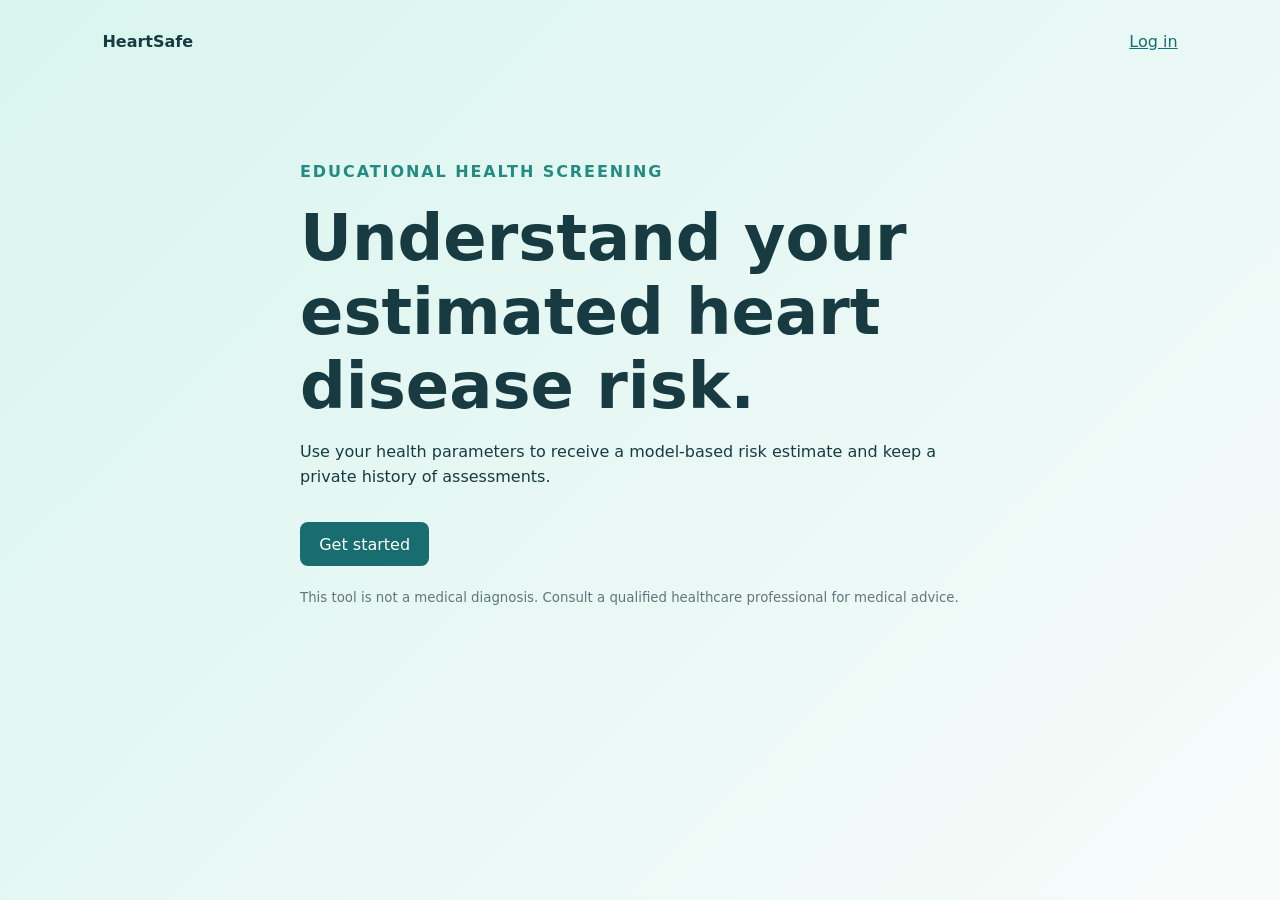
<file: frontend/index.html>
<!doctype html>
<html lang="en">
<head>
  <meta charset="utf-8">
  <meta name="viewport" content="width=device-width, initial-scale=1">
  <title>Heart Risk Screening</title>
  <link rel="stylesheet" href="css/style.css">
</head>
<body>
  <main class="hero">
    <nav><strong>HeartSafe</strong><a href="pages/login.html">Log in</a></nav>
    <section>
      <p class="eyebrow">Educational health screening</p>
      <h1>Understand your estimated heart disease risk.</h1>
      <p>Use your health parameters to receive a model-based risk estimate and keep a private history of assessments.</p>
      <a class="button" href="pages/register.html">Get started</a>
      <small>This tool is not a medical diagnosis. Consult a qualified healthcare professional for medical advice.</small>
    </section>
  </main>
</body>
</html>
</file>
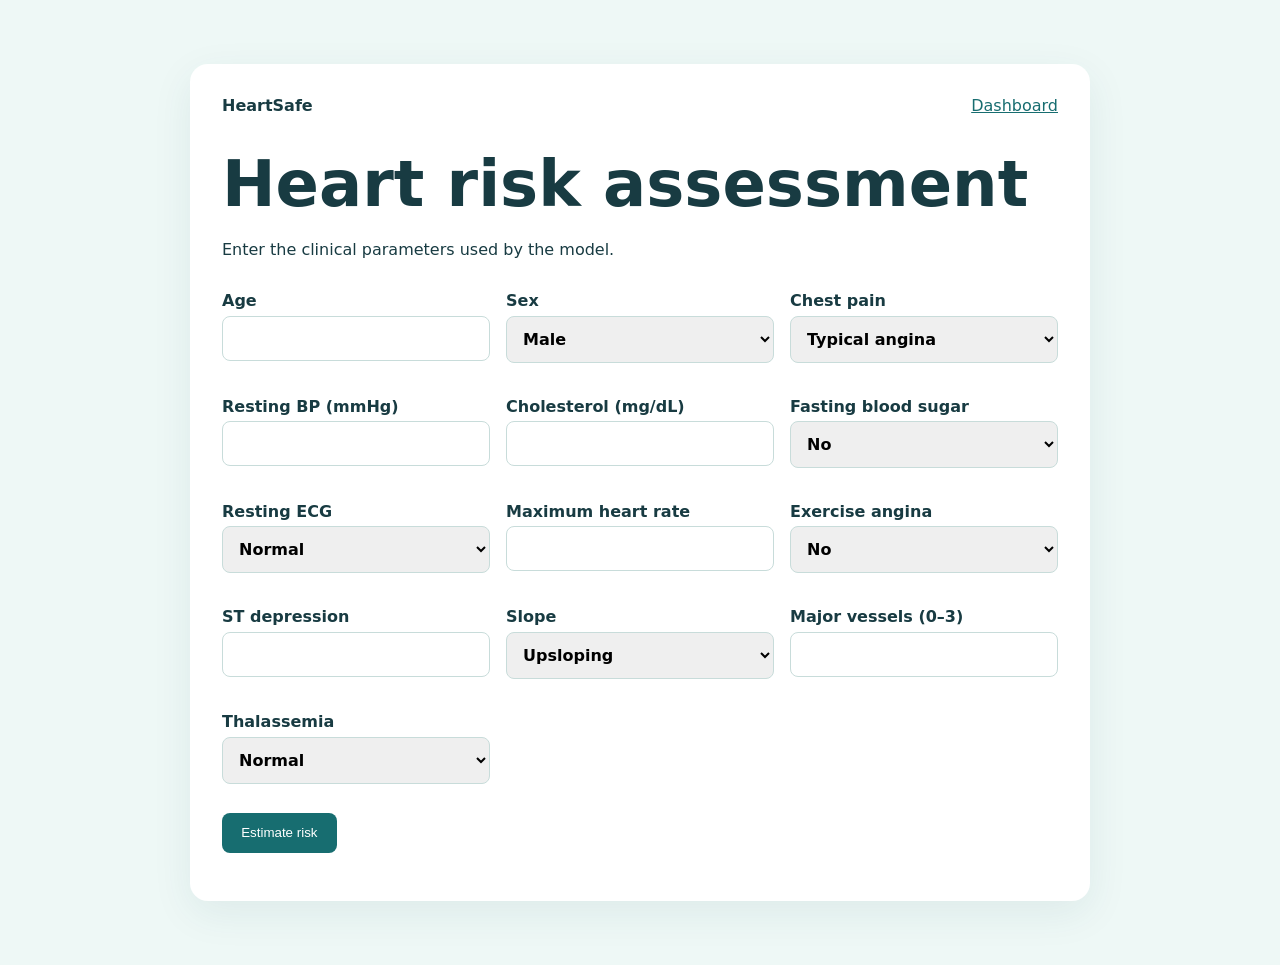
<file: frontend/pages/health-form.html>
<!doctype html>
<html lang="en"><head><meta charset="utf-8"><meta name="viewport" content="width=device-width, initial-scale=1"><title>Heart assessment</title><link rel="stylesheet" href="../css/style.css"></head>
<body><main class="card wide"><nav><strong>HeartSafe</strong><a href="dashboard.html">Dashboard</a></nav><h1>Heart risk assessment</h1><p>Enter the clinical parameters used by the model.</p><form id="prediction-form"><div class="grid">
<label>Age<input name="age" type="number" min="18" max="120" required></label>
<label>Sex<select name="sex"><option value="1">Male</option><option value="0">Female</option></select></label>
<label>Chest pain<select name="cp"><option value="0">Typical angina</option><option value="1">Atypical angina</option><option value="2">Non-anginal pain</option><option value="3">Asymptomatic</option></select></label>
<label>Resting BP (mmHg)<input name="trestbps" type="number" min="70" max="250" required></label>
<label>Cholesterol (mg/dL)<input name="chol" type="number" min="50" max="700" required></label>
<label>Fasting blood sugar<select name="fbs"><option value="0">No</option><option value="1">Yes</option></select></label>
<label>Resting ECG<select name="restecg"><option value="0">Normal</option><option value="1">ST-T abnormality</option><option value="2">LV hypertrophy</option></select></label>
<label>Maximum heart rate<input name="thalach" type="number" min="40" max="250" required></label>
<label>Exercise angina<select name="exang"><option value="0">No</option><option value="1">Yes</option></select></label>
<label>ST depression<input name="oldpeak" type="number" min="0" max="10" step="0.1" required></label>
<label>Slope<select name="slope"><option value="0">Upsloping</option><option value="1">Flat</option><option value="2">Downsloping</option></select></label>
<label>Major vessels (0–3)<input name="ca" type="number" min="0" max="3" required></label>
<label>Thalassemia<select name="thal"><option value="0">Normal</option><option value="1">Fixed defect</option><option value="2">Reversible defect</option><option value="3">Unknown</option></select></label>
</div><button class="button">Estimate risk</button><p id="message"></p></form></main><script src="../js/api.js"></script><script src="../js/form.js"></script></body></html>
</file>
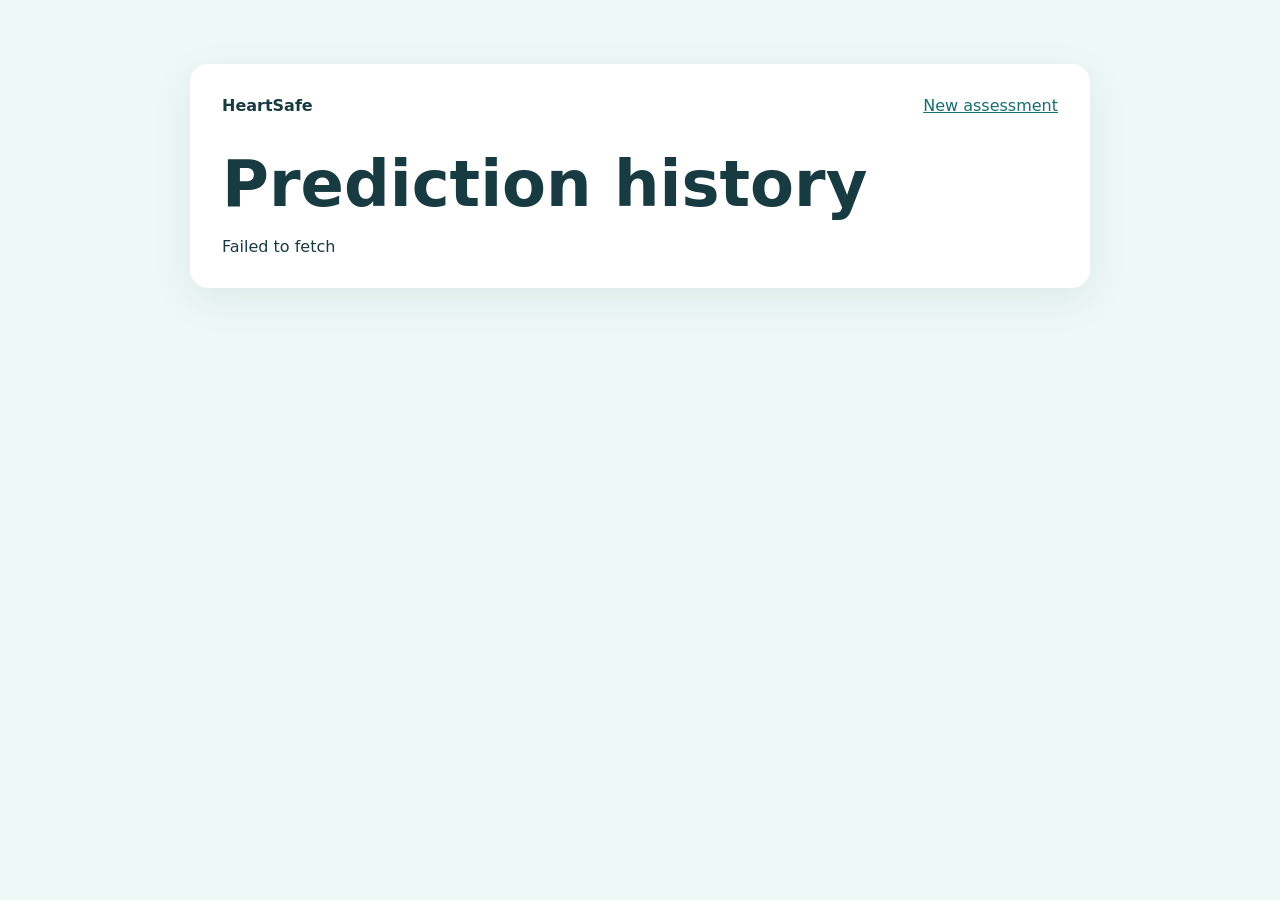
<file: frontend/pages/history.html>
<!doctype html>
<html lang="en"><head><meta charset="utf-8"><meta name="viewport" content="width=device-width, initial-scale=1"><title>History</title><link rel="stylesheet" href="../css/style.css"></head>
<body><main class="card wide"><nav><strong>HeartSafe</strong><a href="health-form.html">New assessment</a></nav><h1>Prediction history</h1><div id="history"></div></main><script src="../js/api.js"></script><script src="../js/history.js"></script></body></html>
</file>
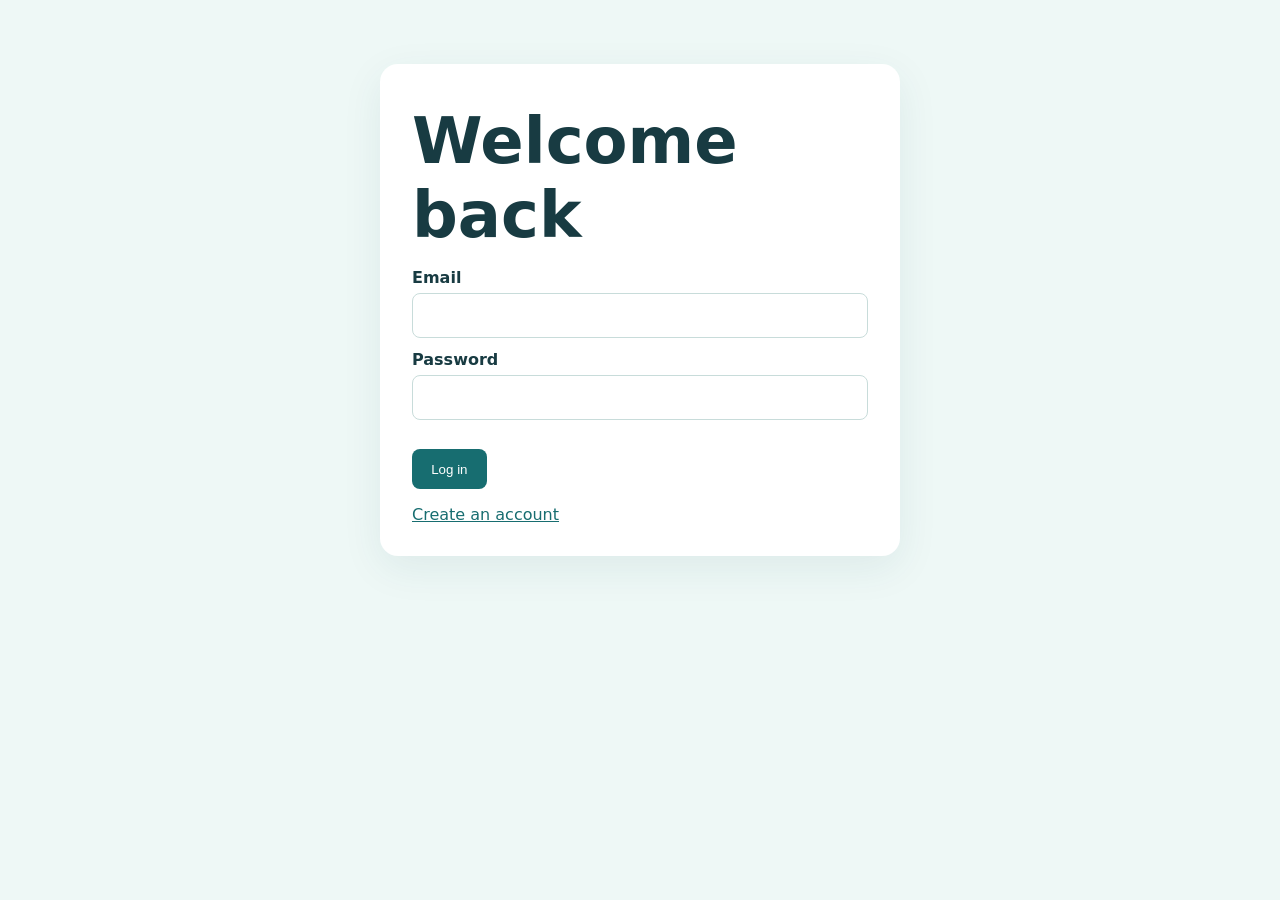
<file: frontend/pages/login.html>
<!doctype html>
<html lang="en"><head><meta charset="utf-8"><meta name="viewport" content="width=device-width, initial-scale=1"><title>Log in</title><link rel="stylesheet" href="../css/style.css"></head>
<body><main class="card"><h1>Welcome back</h1><form id="login-form"><label>Email<input name="email" type="email" required></label><label>Password<input name="password" type="password" required></label><button class="button">Log in</button><p id="message"></p></form><a href="register.html">Create an account</a></main><script src="../js/api.js"></script><script src="../js/auth.js"></script></body></html>
</file>
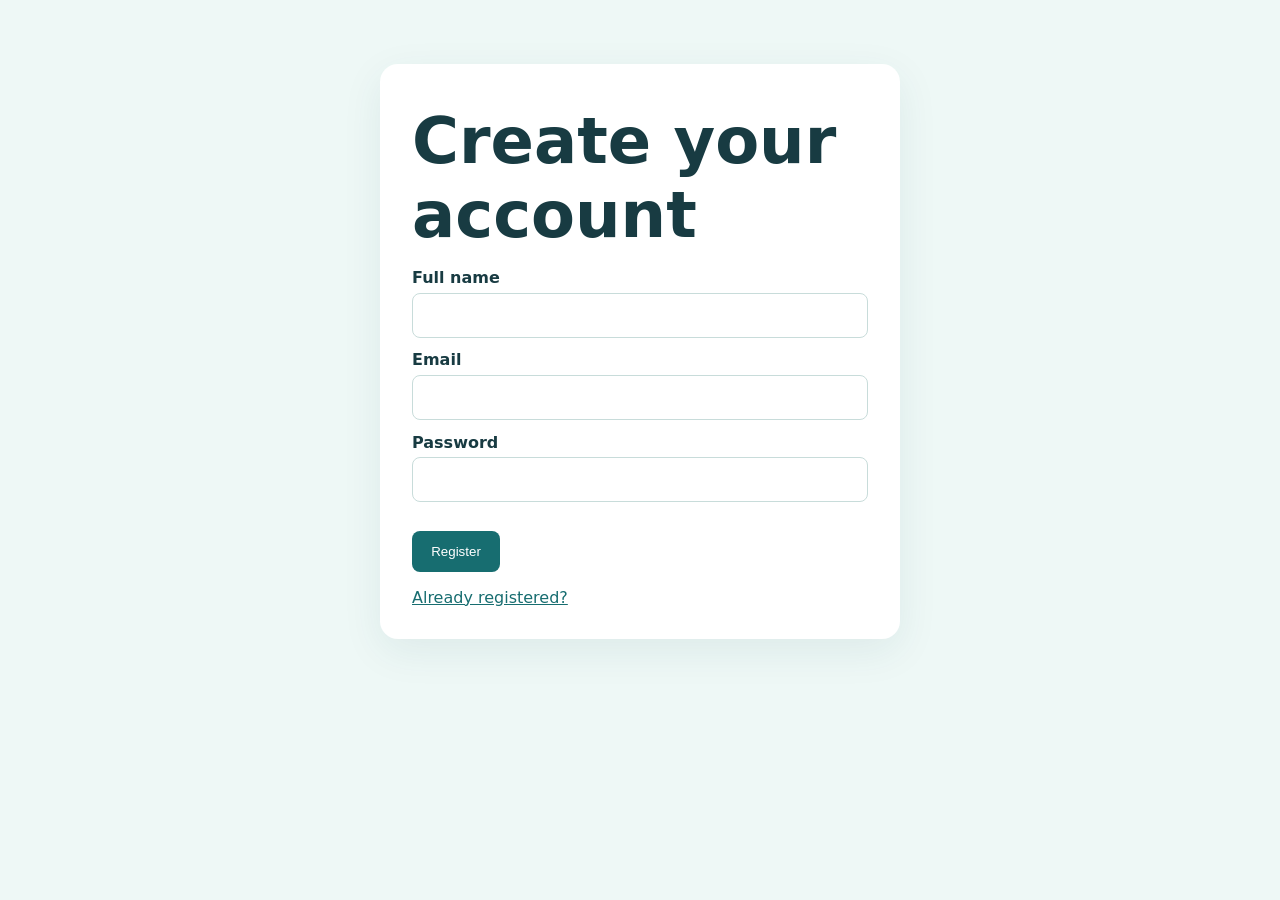
<file: frontend/pages/register.html>
<!doctype html>
<html lang="en"><head><meta charset="utf-8"><meta name="viewport" content="width=device-width, initial-scale=1"><title>Create account</title><link rel="stylesheet" href="../css/style.css"></head>
<body><main class="card"><h1>Create your account</h1><form id="register-form"><label>Full name<input name="name" required></label><label>Email<input name="email" type="email" required></label><label>Password<input name="password" type="password" minlength="8" required></label><button class="button">Register</button><p id="message"></p></form><a href="login.html">Already registered?</a></main><script src="../js/api.js"></script><script src="../js/auth.js"></script></body></html>
</file>
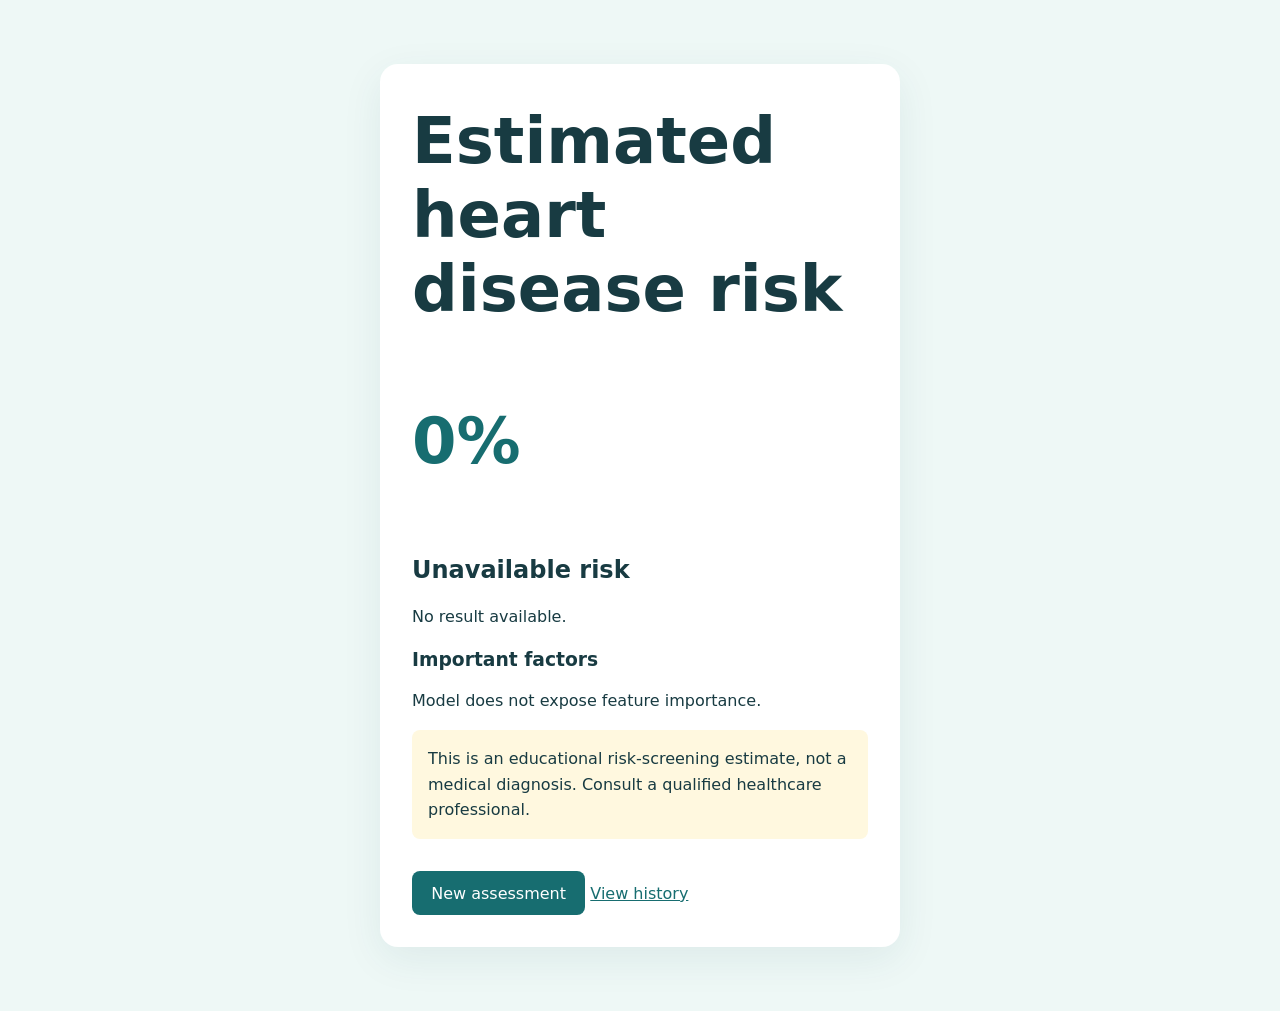
<file: frontend/pages/results.html>
<!doctype html>
<html lang="en"><head><meta charset="utf-8"><meta name="viewport" content="width=device-width, initial-scale=1"><title>Risk result</title><link rel="stylesheet" href="../css/style.css"></head>
<body><main class="card"><h1>Estimated heart disease risk</h1><div id="result"></div><p class="notice">This is an educational risk-screening estimate, not a medical diagnosis. Consult a qualified healthcare professional.</p><a class="button" href="health-form.html">New assessment</a> <a href="history.html">View history</a></main><script src="../js/results.js"></script></body></html>
</file>
<file: frontend/css/style.css>
:root { color-scheme: light; font-family: Inter, system-ui, sans-serif; color: #183b42; background: #eef8f6; }
* { box-sizing: border-box; } body { margin: 0; } a { color: #176d70; } nav { display: flex; justify-content: space-between; align-items: center; margin-bottom: 2rem; }
.hero { min-height: 100vh; padding: 2rem 8%; background: linear-gradient(135deg, #d9f5ee, #f7fbfa); } .hero section { max-width: 680px; margin: 12vh auto; } h1 { font-size: clamp(2rem, 5vw, 4rem); margin: .5rem 0 1rem; } p { line-height: 1.6; } .eyebrow { text-transform: uppercase; letter-spacing: .12em; color: #238b83; font-weight: 700; } small { display: block; margin-top: 1.5rem; color: #60777a; }
.card { max-width: 520px; margin: 4rem auto; padding: 2rem; background: white; border-radius: 18px; box-shadow: 0 12px 40px #1b4d5514; } .wide { max-width: 900px; } label { display: block; font-weight: 700; margin: .8rem 0; } input, select { display: block; width: 100%; padding: .75rem; margin-top: .35rem; border: 1px solid #c8dcda; border-radius: 8px; font: inherit; } .grid { display: grid; grid-template-columns: repeat(auto-fit, minmax(210px, 1fr)); gap: .5rem 1rem; } .button { display: inline-block; border: 0; border-radius: 8px; padding: .8rem 1.2rem; margin-top: 1rem; background: #176d70; color: white; text-decoration: none; cursor: pointer; } .notice { padding: 1rem; background: #fff8df; border-radius: 8px; } .probability { font-size: 4rem; font-weight: 800; color: #176d70; } .stats { display: grid; grid-template-columns: repeat(4, 1fr); gap: .8rem; margin-bottom: 2rem; } .stats div, article { padding: 1rem; background: #f2f9f7; border-radius: 8px; margin: .5rem 0; } article small { margin-top: .3rem; }
@media (max-width: 600px) { .card { margin: 1rem; padding: 1.2rem; } .stats { grid-template-columns: repeat(2, 1fr); } }
</file>
